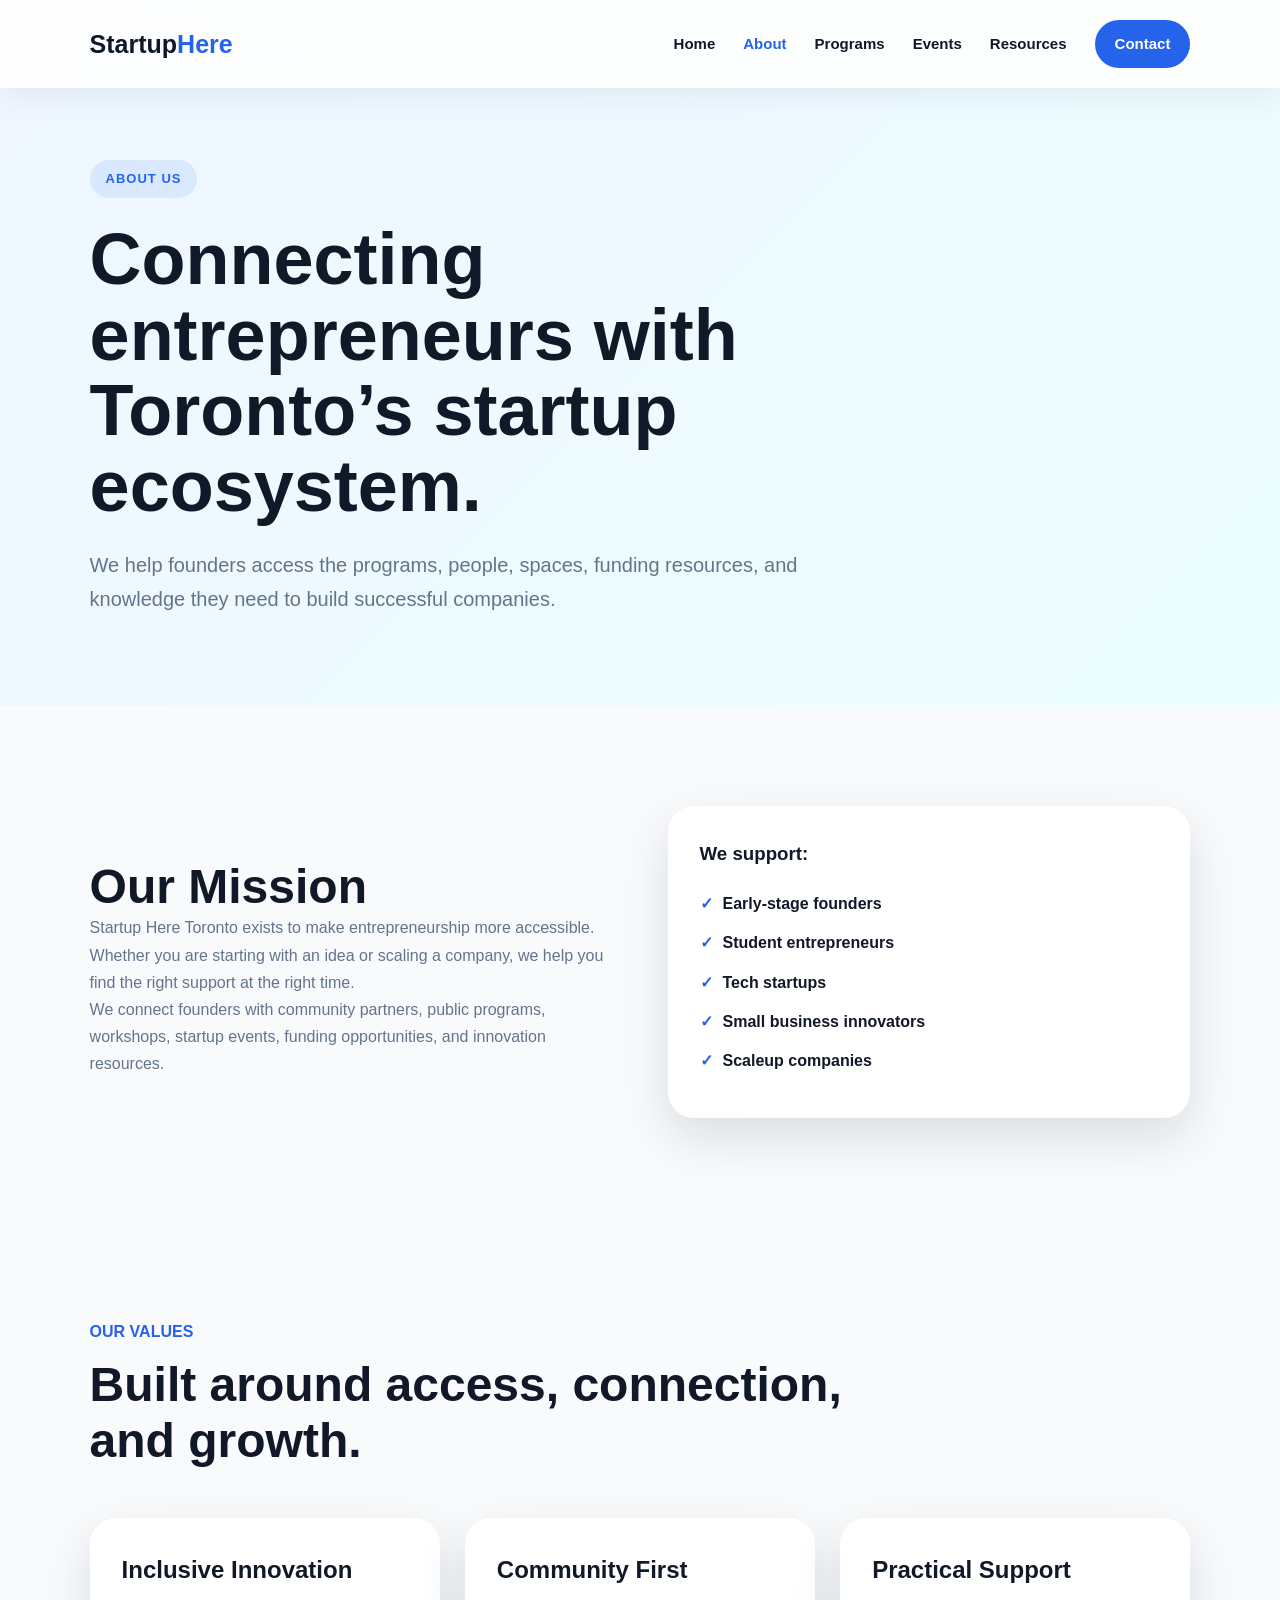
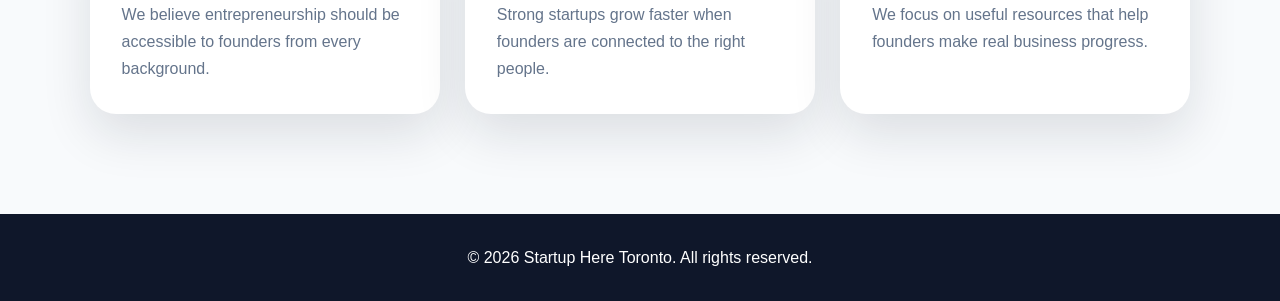
<file: about.html>
<!DOCTYPE html>
<html lang="en">
<head>
  <meta charset="UTF-8" />
  <meta name="viewport" content="width=device-width, initial-scale=1.0" />
  <title>About | Startup Here Toronto</title>
  <link rel="stylesheet" href="style.css" />
</head>
<body>

<header class="navbar">
  <a href="index.html" class="logo">Startup<span>Here</span></a>
  <button class="menu-btn" id="menuBtn">☰</button>

  <nav id="navMenu">
    <a href="index.html">Home</a>
    <a href="about.html" class="active">About</a>
    <a href="programs.html">Programs</a>
    <a href="events.html">Events</a>
    <a href="resources.html">Resources</a>
    <a href="contact.html" class="nav-btn">Contact</a>
  </nav>
</header>

<section class="page-hero">
  <span class="badge">About Us</span>
  <h1>Connecting entrepreneurs with Toronto’s startup ecosystem.</h1>
  <p>
    We help founders access the programs, people, spaces, funding resources,
    and knowledge they need to build successful companies.
  </p>
</section>

<section class="split-section">
  <div>
    <h2>Our Mission</h2>
    <p>
      Startup Here Toronto exists to make entrepreneurship more accessible.
      Whether you are starting with an idea or scaling a company, we help you
      find the right support at the right time.
    </p>
    <p>
      We connect founders with community partners, public programs, workshops,
      startup events, funding opportunities, and innovation resources.
    </p>
  </div>

  <div class="glass-panel">
    <h3>We support:</h3>
    <ul class="check-list">
      <li>Early-stage founders</li>
      <li>Student entrepreneurs</li>
      <li>Tech startups</li>
      <li>Small business innovators</li>
      <li>Scaleup companies</li>
    </ul>
  </div>
</section>

<section class="section">
  <div class="section-title">
    <span>Our Values</span>
    <h2>Built around access, connection, and growth.</h2>
  </div>

  <div class="grid-3">
    <div class="card">
      <h3>Inclusive Innovation</h3>
      <p>We believe entrepreneurship should be accessible to founders from every background.</p>
    </div>

    <div class="card">
      <h3>Community First</h3>
      <p>Strong startups grow faster when founders are connected to the right people.</p>
    </div>

    <div class="card">
      <h3>Practical Support</h3>
      <p>We focus on useful resources that help founders make real business progress.</p>
    </div>
  </div>
</section>

<footer class="footer">
  <p>© 2026 Startup Here Toronto. All rights reserved.</p>
</footer>

<script src="script.js"></script>
</body>
</html>
</file>
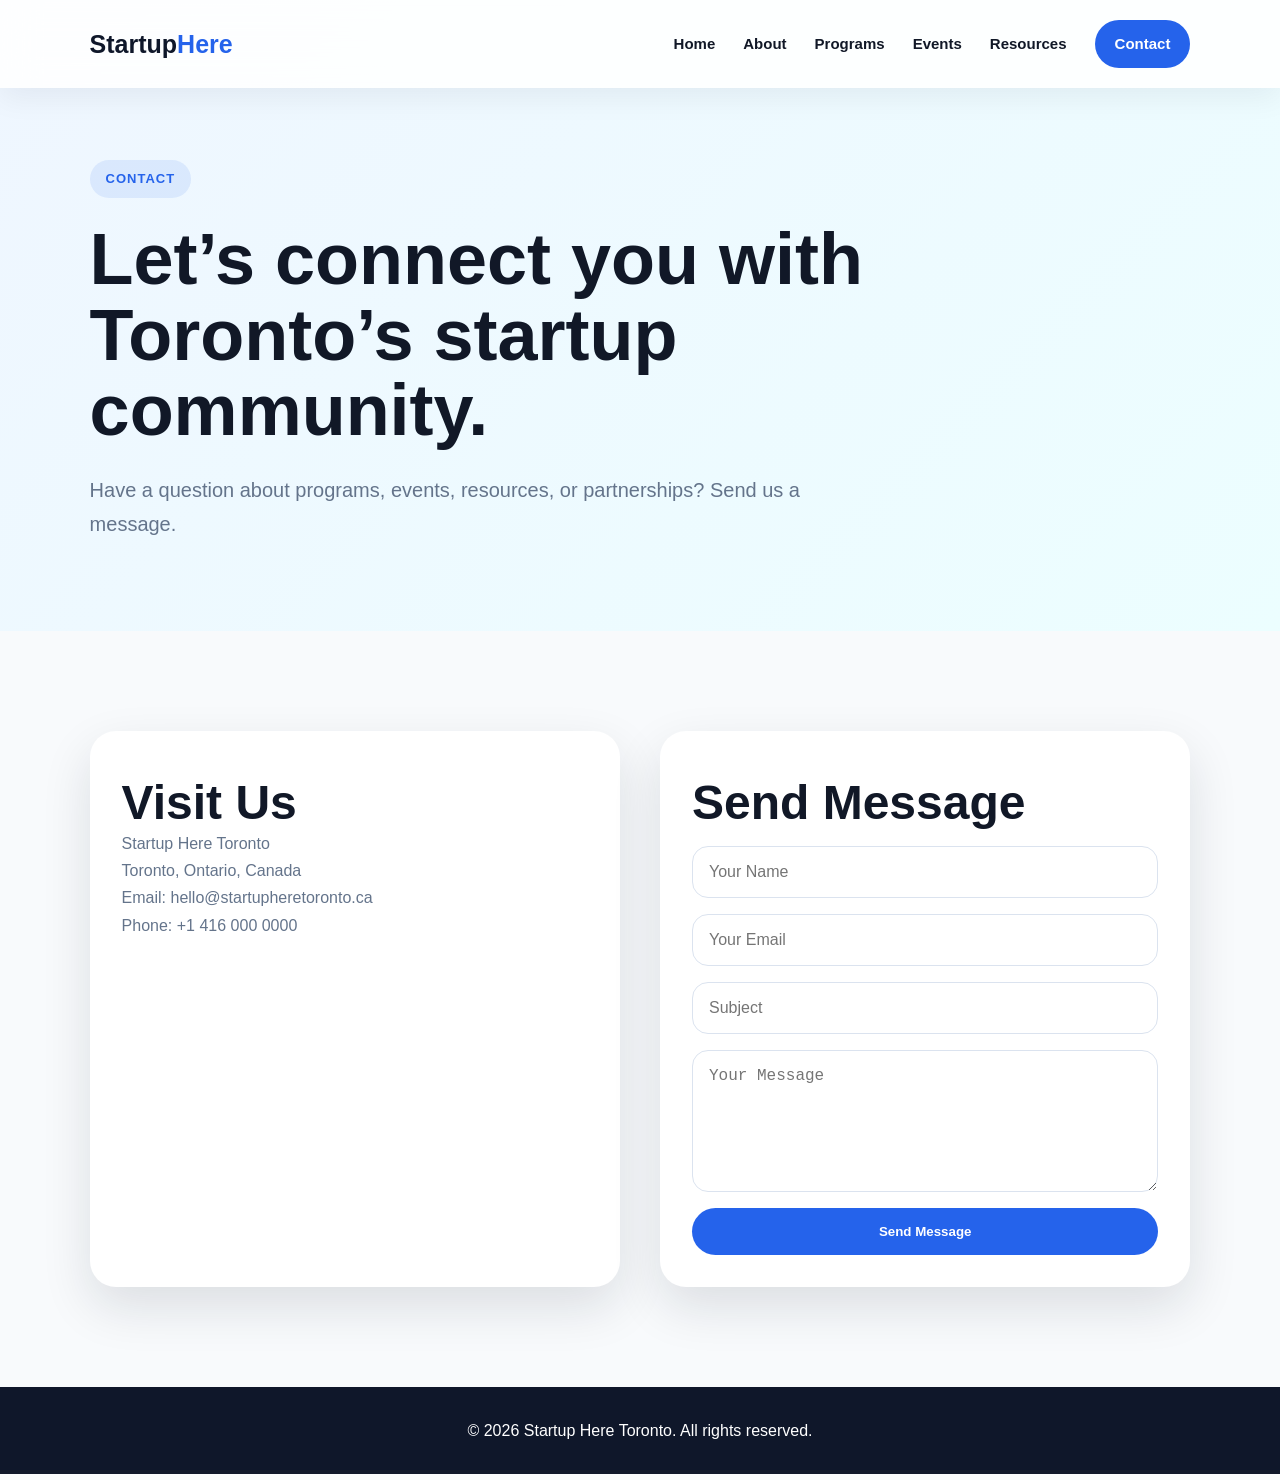
<file: contact.html>
<!DOCTYPE html>
<html lang="en">
<head>
  <meta charset="UTF-8" />
  <meta name="viewport" content="width=device-width, initial-scale=1.0" />
  <title>Contact | Startup Here Toronto</title>
  <link rel="stylesheet" href="style.css" />
</head>
<body>

<header class="navbar">
  <a href="index.html" class="logo">Startup<span>Here</span></a>
  <button class="menu-btn" id="menuBtn">☰</button>

  <nav id="navMenu">
    <a href="index.html">Home</a>
    <a href="about.html">About</a>
    <a href="programs.html">Programs</a>
    <a href="events.html">Events</a>
    <a href="resources.html">Resources</a>
    <a href="contact.html" class="nav-btn active">Contact</a>
  </nav>
</header>

<section class="page-hero">
  <span class="badge">Contact</span>
  <h1>Let’s connect you with Toronto’s startup community.</h1>
  <p>
    Have a question about programs, events, resources, or partnerships?
    Send us a message.
  </p>
</section>

<section class="contact-section">
  <div class="contact-info-box">
    <h2>Visit Us</h2>
    <p>Startup Here Toronto</p>
    <p>Toronto, Ontario, Canada</p>
    <p>Email: hello@startupheretoronto.ca</p>
    <p>Phone: +1 416 000 0000</p>

    <div class="map">
      <iframe
        src="https://www.google.com/maps?q=Startup%20Here%20Toronto&output=embed"
        loading="lazy">
      </iframe>
    </div>
  </div>

  <form class="contact-form">
    <h2>Send Message</h2>

    <input type="text" placeholder="Your Name" required />
    <input type="email" placeholder="Your Email" required />
    <input type="text" placeholder="Subject" required />
    <textarea rows="6" placeholder="Your Message" required></textarea>

    <button type="submit">Send Message</button>
  </form>
</section>

<footer class="footer">
  <p>© 2026 Startup Here Toronto. All rights reserved.</p>
</footer>

<script src="script.js"></script>
</body>
</html>
</file>
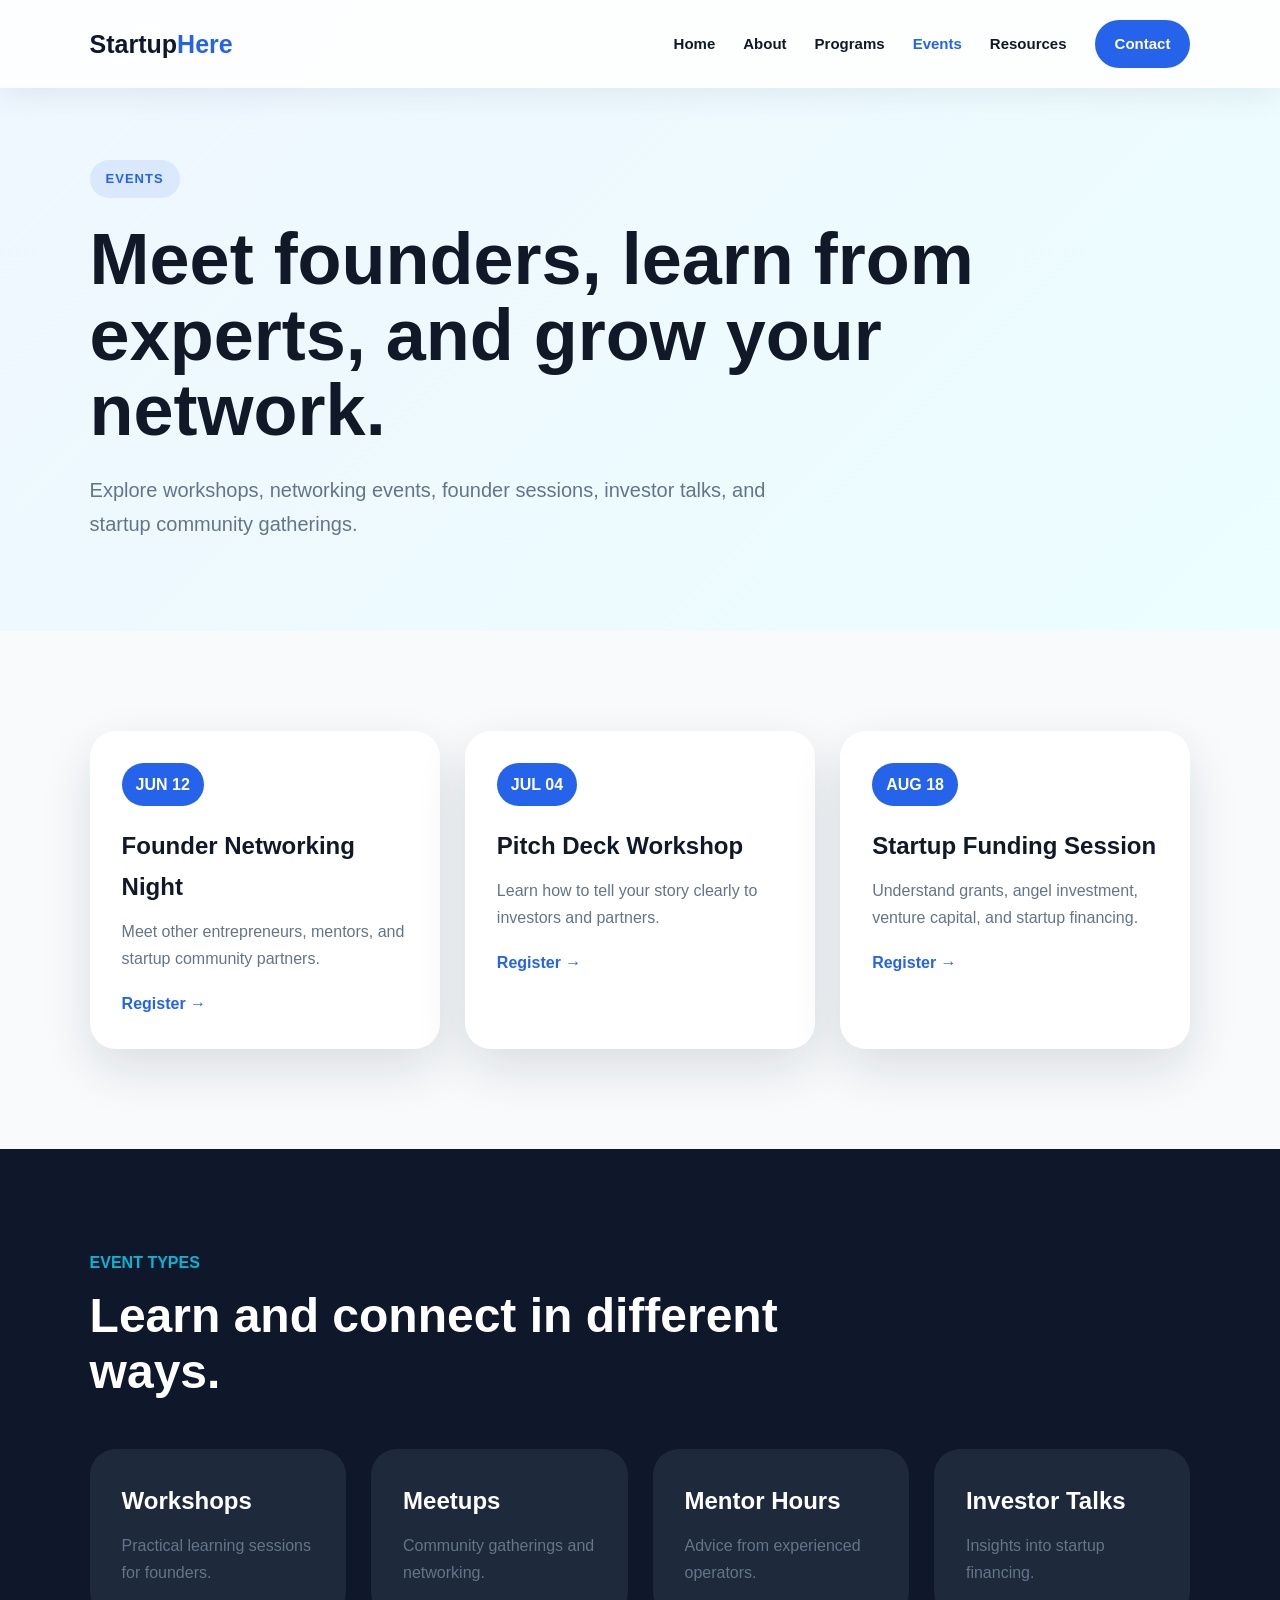
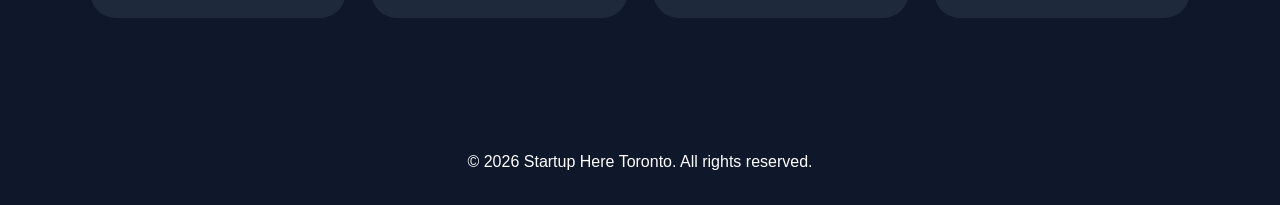
<file: events.html>
<!DOCTYPE html>
<html lang="en">
<head>
  <meta charset="UTF-8" />
  <meta name="viewport" content="width=device-width, initial-scale=1.0" />
  <title>Events | Startup Here Toronto</title>
  <link rel="stylesheet" href="style.css" />
</head>
<body>

<header class="navbar">
  <a href="index.html" class="logo">Startup<span>Here</span></a>
  <button class="menu-btn" id="menuBtn">☰</button>

  <nav id="navMenu">
    <a href="index.html">Home</a>
    <a href="about.html">About</a>
    <a href="programs.html">Programs</a>
    <a href="events.html" class="active">Events</a>
    <a href="resources.html">Resources</a>
    <a href="contact.html" class="nav-btn">Contact</a>
  </nav>
</header>

<section class="page-hero">
  <span class="badge">Events</span>
  <h1>Meet founders, learn from experts, and grow your network.</h1>
  <p>
    Explore workshops, networking events, founder sessions, investor talks,
    and startup community gatherings.
  </p>
</section>

<section class="section">
  <div class="grid-3">
    <div class="event-card">
      <div class="date">JUN 12</div>
      <h3>Founder Networking Night</h3>
      <p>Meet other entrepreneurs, mentors, and startup community partners.</p>
      <a href="contact.html">Register →</a>
    </div>

    <div class="event-card">
      <div class="date">JUL 04</div>
      <h3>Pitch Deck Workshop</h3>
      <p>Learn how to tell your story clearly to investors and partners.</p>
      <a href="contact.html">Register →</a>
    </div>

    <div class="event-card">
      <div class="date">AUG 18</div>
      <h3>Startup Funding Session</h3>
      <p>Understand grants, angel investment, venture capital, and startup financing.</p>
      <a href="contact.html">Register →</a>
    </div>
  </div>
</section>

<section class="section dark">
  <div class="section-title">
    <span>Event Types</span>
    <h2>Learn and connect in different ways.</h2>
  </div>

  <div class="grid-4">
    <div class="dark-card">
      <h3>Workshops</h3>
      <p>Practical learning sessions for founders.</p>
    </div>
    <div class="dark-card">
      <h3>Meetups</h3>
      <p>Community gatherings and networking.</p>
    </div>
    <div class="dark-card">
      <h3>Mentor Hours</h3>
      <p>Advice from experienced operators.</p>
    </div>
    <div class="dark-card">
      <h3>Investor Talks</h3>
      <p>Insights into startup financing.</p>
    </div>
  </div>
</section>

<footer class="footer">
  <p>© 2026 Startup Here Toronto. All rights reserved.</p>
</footer>

<script src="script.js"></script>
</body>
</html>
</file>
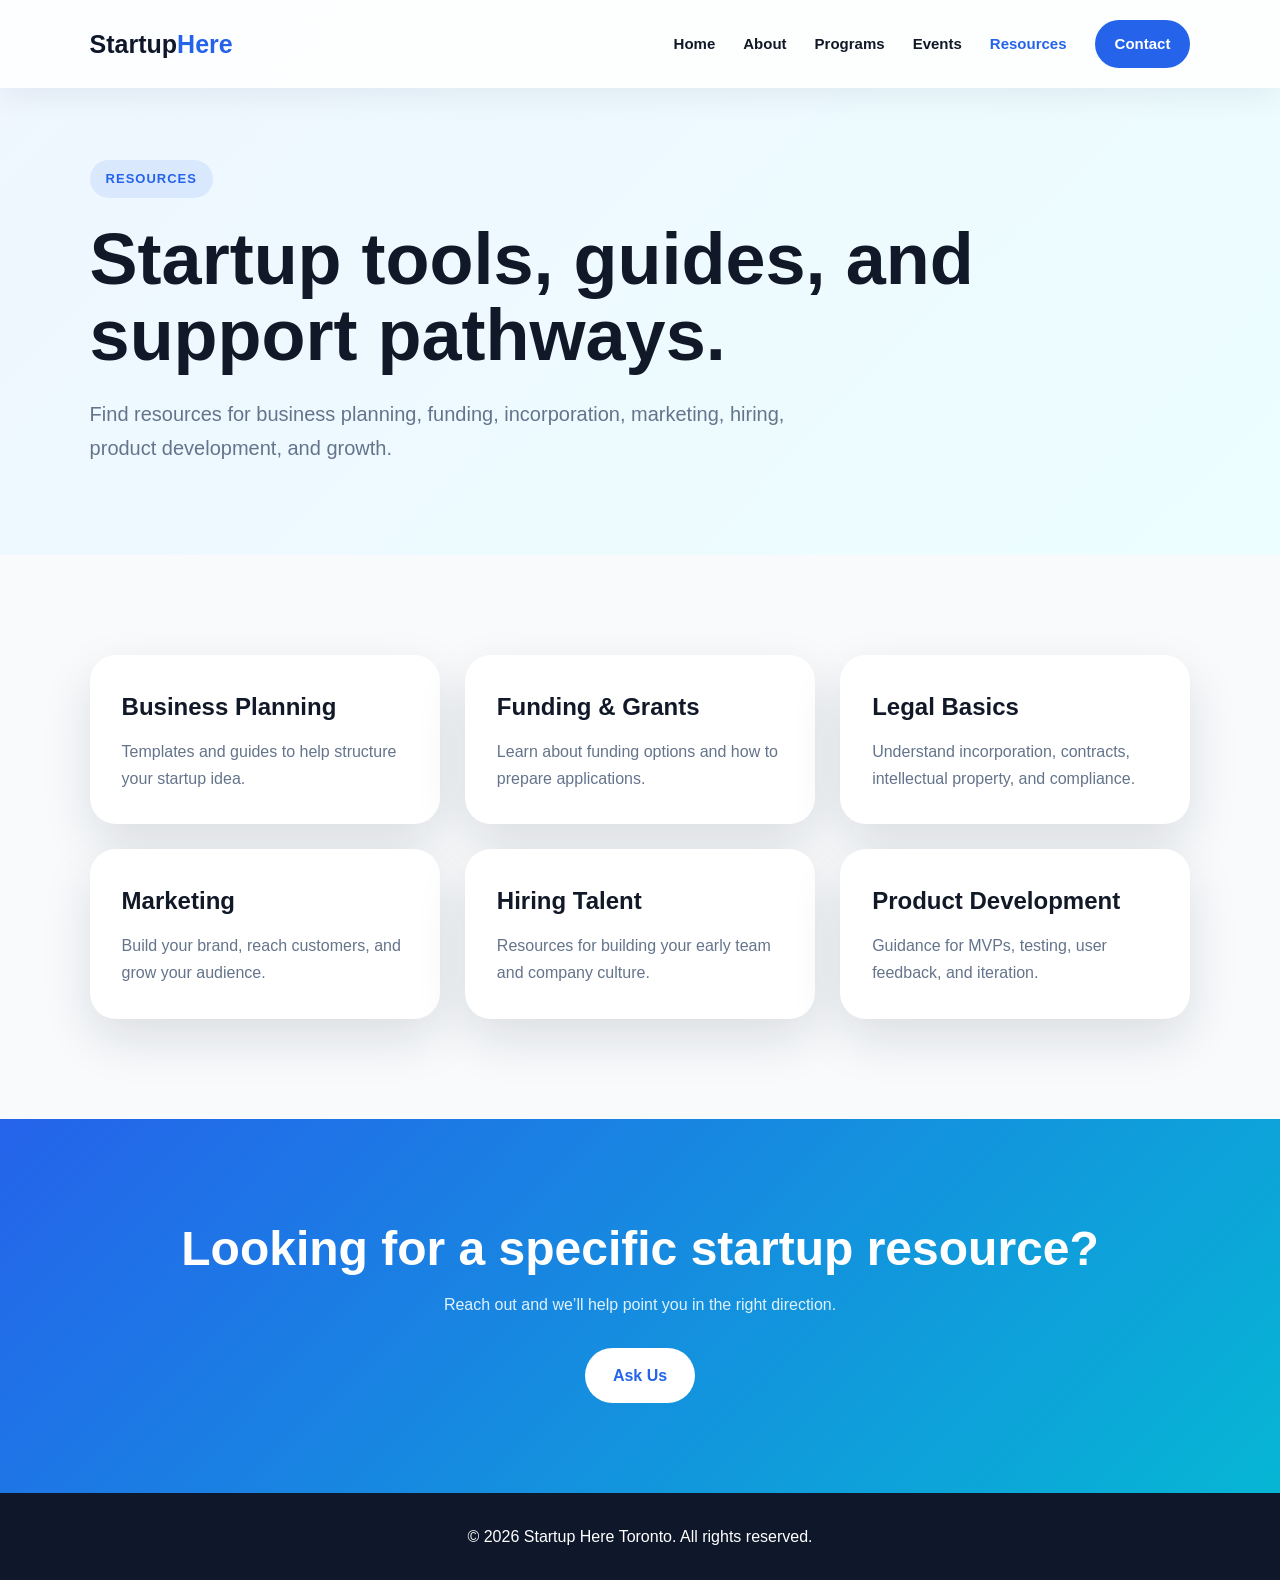
<file: resources.html>
<!DOCTYPE html>
<html lang="en">
<head>
  <meta charset="UTF-8" />
  <meta name="viewport" content="width=device-width, initial-scale=1.0" />
  <title>Resources | Startup Here Toronto</title>
  <link rel="stylesheet" href="style.css" />
</head>
<body>

<header class="navbar">
  <a href="index.html" class="logo">Startup<span>Here</span></a>
  <button class="menu-btn" id="menuBtn">☰</button>

  <nav id="navMenu">
    <a href="index.html">Home</a>
    <a href="about.html">About</a>
    <a href="programs.html">Programs</a>
    <a href="events.html">Events</a>
    <a href="resources.html" class="active">Resources</a>
    <a href="contact.html" class="nav-btn">Contact</a>
  </nav>
</header>

<section class="page-hero">
  <span class="badge">Resources</span>
  <h1>Startup tools, guides, and support pathways.</h1>
  <p>
    Find resources for business planning, funding, incorporation, marketing,
    hiring, product development, and growth.
  </p>
</section>

<section class="section">
  <div class="resource-grid">
    <div class="resource-card">
      <h3>Business Planning</h3>
      <p>Templates and guides to help structure your startup idea.</p>
    </div>

    <div class="resource-card">
      <h3>Funding & Grants</h3>
      <p>Learn about funding options and how to prepare applications.</p>
    </div>

    <div class="resource-card">
      <h3>Legal Basics</h3>
      <p>Understand incorporation, contracts, intellectual property, and compliance.</p>
    </div>

    <div class="resource-card">
      <h3>Marketing</h3>
      <p>Build your brand, reach customers, and grow your audience.</p>
    </div>

    <div class="resource-card">
      <h3>Hiring Talent</h3>
      <p>Resources for building your early team and company culture.</p>
    </div>

    <div class="resource-card">
      <h3>Product Development</h3>
      <p>Guidance for MVPs, testing, user feedback, and iteration.</p>
    </div>
  </div>
</section>

<section class="cta">
  <h2>Looking for a specific startup resource?</h2>
  <p>Reach out and we’ll help point you in the right direction.</p>
  <a href="contact.html" class="btn light">Ask Us</a>
</section>

<footer class="footer">
  <p>© 2026 Startup Here Toronto. All rights reserved.</p>
</footer>

<script src="script.js"></script>
</body>
</html>
</file>
<file: style.css>
:root {
  --primary: #2563eb;
  --secondary: #06b6d4;
  --dark: #0f172a;
  --light: #f8fafc;
  --text: #111827;
  --muted: #64748b;
  --white: #ffffff;
  --radius: 26px;
  --shadow: 0 20px 50px rgba(15, 23, 42, 0.12);
}

* {
  margin: 0;
  padding: 0;
  box-sizing: border-box;
}

body {
  background: var(--light);
  color: var(--text);
  font-family: Inter, Arial, sans-serif;
  line-height: 1.7;
}

a {
  text-decoration: none;
}

.navbar {
  width: 100%;
  padding: 20px 7%;
  position: fixed;
  top: 0;
  left: 0;
  background: rgba(255, 255, 255, 0.88);
  backdrop-filter: blur(18px);
  display: flex;
  justify-content: space-between;
  align-items: center;
  z-index: 1000;
  box-shadow: 0 10px 30px rgba(15, 23, 42, 0.06);
}

.logo {
  font-size: 25px;
  font-weight: 900;
  color: var(--dark);
}

.logo span {
  color: var(--primary);
}

nav {
  display: flex;
  align-items: center;
  gap: 28px;
}

nav a {
  color: var(--text);
  font-weight: 700;
  font-size: 15px;
}

nav a:hover,
nav a.active {
  color: var(--primary);
}

.nav-btn {
  background: var(--primary);
  color: white !important;
  padding: 11px 20px;
  border-radius: 999px;
}

.menu-btn {
  display: none;
  border: none;
  background: none;
  font-size: 30px;
  cursor: pointer;
}

.hero {
  min-height: 100vh;
  padding: 150px 7% 90px;
  display: grid;
  grid-template-columns: 1.2fr 0.8fr;
  gap: 50px;
  align-items: center;
  position: relative;
  overflow: hidden;
  background: linear-gradient(135deg, #eff6ff, #ecfeff);
}

.hero-bg {
  position: absolute;
  width: 500px;
  height: 500px;
  background: radial-gradient(circle, rgba(37,99,235,0.25), transparent 70%);
  top: 80px;
  right: -120px;
}

.hero-content,
.hero-card {
  position: relative;
  z-index: 2;
}

.badge {
  display: inline-block;
  color: var(--primary);
  background: rgba(37, 99, 235, 0.1);
  padding: 8px 16px;
  border-radius: 999px;
  font-weight: 800;
  font-size: 13px;
  text-transform: uppercase;
  letter-spacing: 1px;
}

.hero h1,
.page-hero h1 {
  font-size: clamp(42px, 6vw, 72px);
  line-height: 1.05;
  margin: 24px 0;
  max-width: 900px;
}

.hero p,
.page-hero p {
  color: var(--muted);
  font-size: 20px;
  max-width: 720px;
}

.hero-actions {
  margin-top: 35px;
  display: flex;
  gap: 15px;
  flex-wrap: wrap;
}

.btn {
  display: inline-block;
  padding: 14px 28px;
  border-radius: 999px;
  font-weight: 800;
  transition: 0.3s;
}

.primary {
  background: var(--primary);
  color: white;
}

.primary:hover {
  background: #1d4ed8;
  transform: translateY(-3px);
}

.ghost {
  background: white;
  color: var(--primary);
  border: 1px solid #dbeafe;
}

.light {
  background: white;
  color: var(--primary);
}

.hero-card {
  background: rgba(255, 255, 255, 0.75);
  backdrop-filter: blur(20px);
  padding: 36px;
  border-radius: var(--radius);
  box-shadow: var(--shadow);
  border: 1px solid rgba(255, 255, 255, 0.9);
}

.hero-card h3 {
  font-size: 28px;
  margin-bottom: 10px;
}

.stats {
  display: grid;
  grid-template-columns: 1fr 1fr;
  gap: 18px;
  margin-top: 30px;
}

.stats div {
  background: white;
  padding: 22px;
  border-radius: 20px;
}

.stats strong {
  display: block;
  font-size: 30px;
  color: var(--primary);
}

.stats span {
  color: var(--muted);
  font-size: 14px;
}

.section,
.split-section,
.contact-section {
  padding: 100px 7%;
}

.section-title {
  max-width: 760px;
  margin-bottom: 50px;
}

.section-title span {
  color: var(--primary);
  font-weight: 900;
  text-transform: uppercase;
}

.section-title h2,
.split-section h2,
.cta h2,
.contact-form h2,
.contact-info-box h2 {
  font-size: clamp(32px, 4vw, 48px);
  line-height: 1.15;
  margin-top: 12px;
}

.grid-3,
.grid-4,
.resource-grid {
  display: grid;
  gap: 25px;
}

.grid-3 {
  grid-template-columns: repeat(3, 1fr);
}

.grid-4 {
  grid-template-columns: repeat(4, 1fr);
}

.card,
.dark-card,
.program-card,
.event-card,
.resource-card,
.glass-panel,
.contact-form,
.contact-info-box {
  border-radius: var(--radius);
  padding: 32px;
  box-shadow: var(--shadow);
}

.card,
.program-card,
.event-card,
.resource-card,
.glass-panel,
.contact-form,
.contact-info-box {
  background: white;
}

.card h3,
.dark-card h3,
.program-card h3,
.event-card h3,
.resource-card h3 {
  font-size: 24px;
  margin-bottom: 10px;
}

.card p,
.dark-card p,
.program-card p,
.event-card p,
.resource-card p,
.split-section p,
.contact-info-box p {
  color: var(--muted);
}

.icon {
  font-size: 38px;
  margin-bottom: 16px;
}

.split-section {
  display: grid;
  grid-template-columns: 1fr 1fr;
  gap: 55px;
  align-items: center;
}

.image-card img {
  width: 100%;
  border-radius: var(--radius);
  box-shadow: var(--shadow);
}

.dark {
  background: var(--dark);
  color: white;
}

.dark .section-title span {
  color: var(--secondary);
}

.dark-card {
  background: #1e293b;
  box-shadow: none;
}

.cta {
  padding: 90px 7%;
  text-align: center;
  background: linear-gradient(135deg, var(--primary), var(--secondary));
  color: white;
}

.cta p {
  margin: 15px auto 30px;
  max-width: 620px;
  color: #e0f2fe;
}

.page-hero {
  padding: 160px 7% 90px;
  background: linear-gradient(135deg, #eff6ff, #ecfeff);
}

.check-list {
  list-style: none;
  margin-top: 20px;
}

.check-list li {
  margin-bottom: 12px;
  font-weight: 700;
}

.check-list li::before {
  content: "✓";
  color: var(--primary);
  margin-right: 10px;
}

.program-list {
  display: grid;
  gap: 24px;
}

.program-card {
  display: grid;
  grid-template-columns: 80px 1fr;
  gap: 25px;
  align-items: start;
}

.program-card span {
  font-size: 34px;
  font-weight: 900;
  color: var(--primary);
}

.event-card .date {
  display: inline-block;
  background: var(--primary);
  color: white;
  padding: 8px 14px;
  border-radius: 999px;
  font-weight: 900;
  margin-bottom: 20px;
}

.event-card a {
  display: inline-block;
  margin-top: 18px;
  color: var(--primary);
  font-weight: 900;
}

.resource-grid {
  grid-template-columns: repeat(3, 1fr);
}

.contact-section {
  display: grid;
  grid-template-columns: 1fr 1fr;
  gap: 40px;
}

.contact-form {
  display: flex;
  flex-direction: column;
  gap: 16px;
}

.contact-form input,
.contact-form textarea {
  width: 100%;
  padding: 16px;
  border-radius: 16px;
  border: 1px solid #dbe3ef;
  font-size: 16px;
  outline: none;
}

.contact-form input:focus,
.contact-form textarea:focus {
  border-color: var(--primary);
}

.contact-form button {
  border: none;
  background: var(--primary);
  color: white;
  padding: 16px;
  border-radius: 999px;
  font-weight: 900;
  cursor: pointer;
}

.map {
  margin-top: 25px;
  border-radius: 20px;
  overflow: hidden;
  height: 280px;
}

.map iframe {
  width: 100%;
  height: 100%;
  border: 0;
}

.footer {
  padding: 30px 7%;
  text-align: center;
  background: var(--dark);
  color: white;
}

@media (max-width: 950px) {
  .menu-btn {
    display: block;
  }

  nav {
    position: absolute;
    top: 75px;
    right: 7%;
    left: 7%;
    display: none;
    flex-direction: column;
    background: white;
    padding: 25px;
    border-radius: 22px;
    box-shadow: var(--shadow);
  }

  nav.show {
    display: flex;
  }

  .hero,
  .split-section,
  .contact-section {
    grid-template-columns: 1fr;
  }

  .grid-3,
  .grid-4,
  .resource-grid {
    grid-template-columns: 1fr;
  }

  .program-card {
    grid-template-columns: 1fr;
  }
}
</file>
